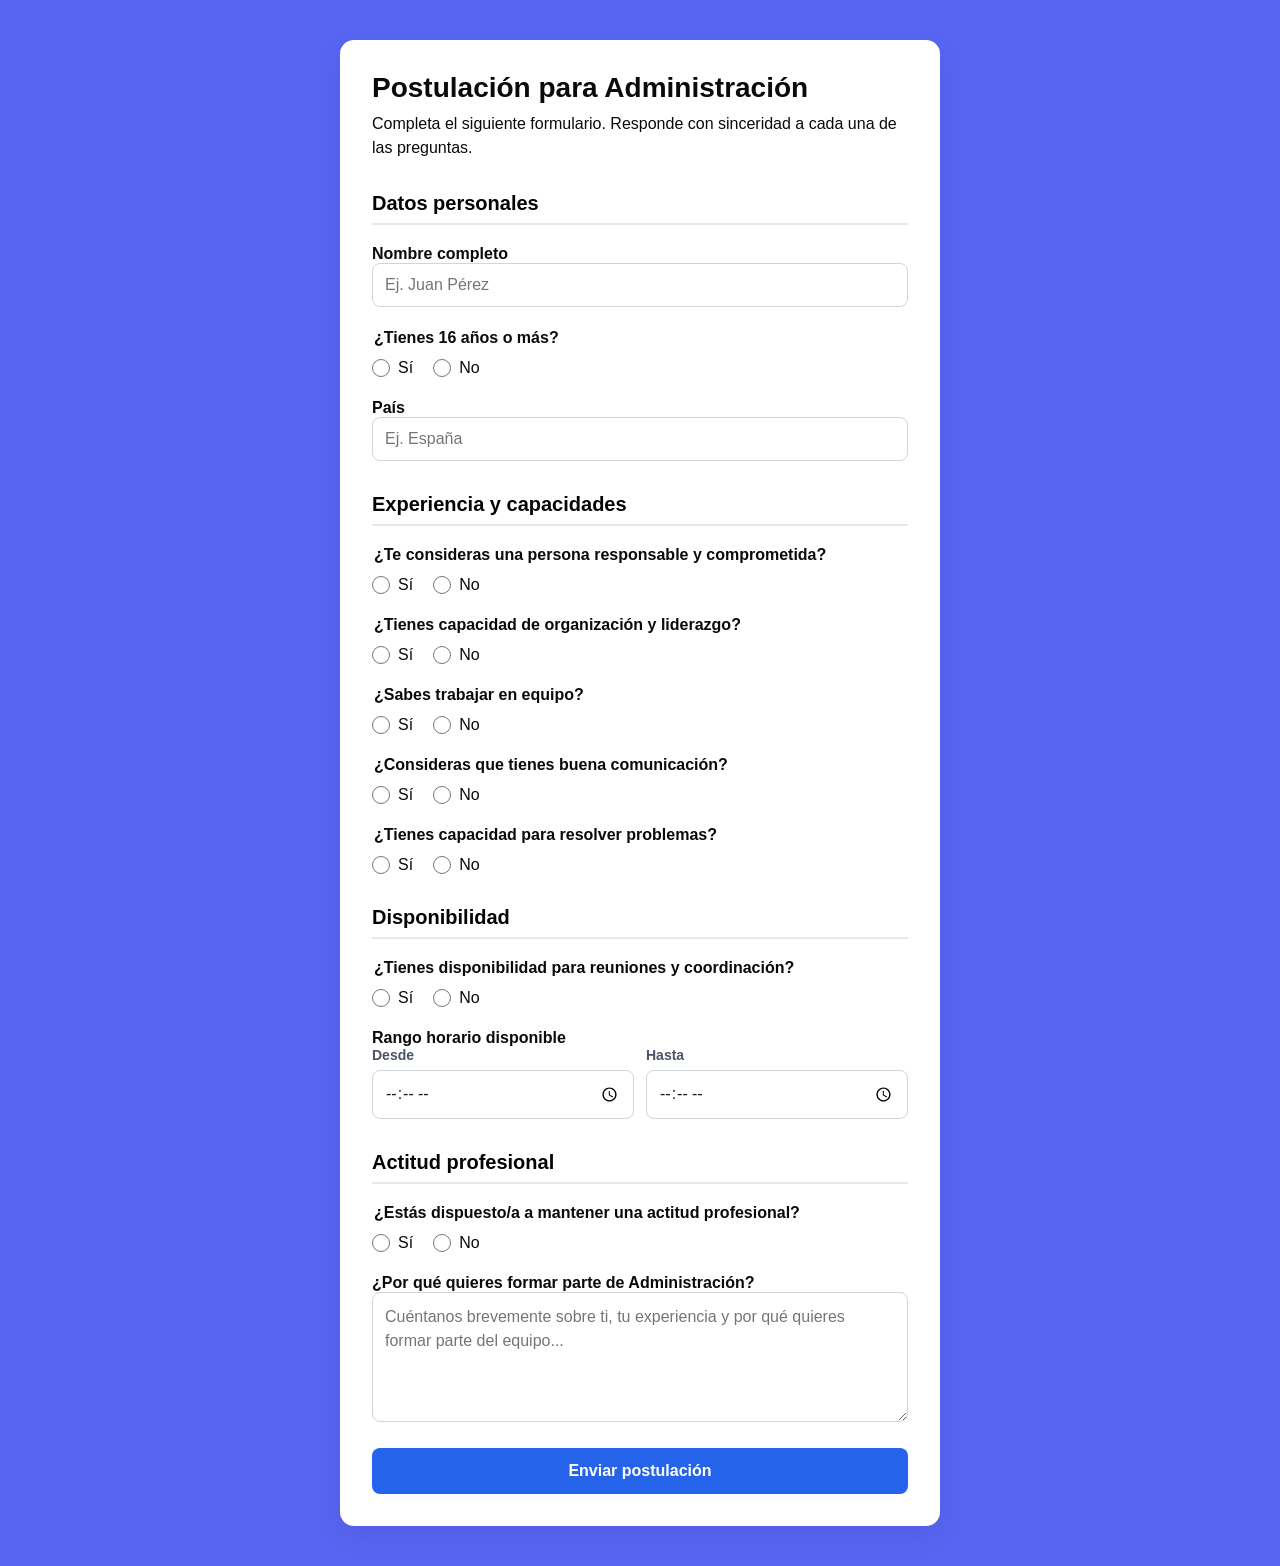
<file: InnovateAcademy/formulario-postulaciones/index.html>
<!DOCTYPE html>
<html lang="es">

<head>
    <meta charset="UTF-8">
    <meta name="viewport" content="width=device-width, initial-scale=1.0">

    <meta name="description" content="Formulario de postulación para Administración">

    <title>Postulación para Administración</title>

    <style>
        * {
            box-sizing: border-box;
        }

        html {
            scroll-behavior: smooth;
        }

        body {
            margin: 0;
            min-height: 100vh;
            padding: 40px 20px;

            font-family: Arial, sans-serif;
            background: #5865f2;
            color: #0a0a0a;
        }

        /* CONTENEDOR */

        .form-container {
            width: 100%;
            max-width: 600px;
            margin: 0 auto;
            padding: 32px;

            background: white;
            border-radius: 14px;
            box-shadow: 0 10px 30px rgba(0, 0, 0, 0.08);
        }

        /* TÍTULO */

        h1 {
            margin: 0 0 8px;
            font-size: 28px;
            color: #0a0a0a;
        }

        .description {
            margin: 0 0 28px;
            color: #0a0a0a;
            line-height: 1.5;
        }

        /* SECCIONES */

        .section-title {
            margin: 32px 0 20px;
            padding-bottom: 8px;

            font-size: 20px;
            color: #030303;

            border-bottom: 2px solid #e5e7eb;
        }

        /* CAMPOS */

        .form-group {
            margin-bottom: 22px;
        }

        label,
        legend {
            font-weight: 600;
        }

        fieldset {
            margin: 0;
            padding: 0;
            border: none;
        }

        legend {
            margin-bottom: 12px;
        }

        input[type="text"],
        input[type="time"],
        textarea {
            width: 100%;
            padding: 12px;

            border: 1px solid #d1d5db;
            border-radius: 8px;

            background: #ffffff;
            color: #111827;

            font: inherit;

            transition:
                border-color 0.2s,
                box-shadow 0.2s;
        }

        input[type="text"]:focus,
        input[type="time"]:focus,
        textarea:focus {
            outline: none;
            border-color: #2563eb;

            box-shadow:
                0 0 0 3px rgba(37, 99, 235, 0.15);
        }

        /* RADIO */

        .radio-group {
            display: flex;
            gap: 20px;
            flex-wrap: wrap;
        }

        .radio-option {
            display: flex;
            align-items: center;
            gap: 8px;

            font-weight: normal;
            cursor: pointer;
        }

        .radio-option input {
            width: 18px;
            height: 18px;
            margin: 0;

            cursor: pointer;
        }

        /* HORARIO */

        .horario {
            display: grid;
            grid-template-columns: 1fr 1fr;
            gap: 12px;
        }

        .horario label {
            display: block;
            margin-bottom: 7px;

            font-size: 14px;
            color: #4b5563;
        }

        /* MENSAJE */

        textarea {
            min-height: 130px;
            resize: vertical;
            line-height: 1.5;
        }

        /* BOTÓN */

        button {
            width: 100%;
            padding: 14px;

            border: none;
            border-radius: 8px;

            background: #2563eb;
            color: #ffffff;

            font: inherit;
            font-weight: 600;

            cursor: pointer;

            transition:
                background 0.2s,
                transform 0.1s;
        }

        button:hover {
            background: #1d4ed8;
        }

        button:active {
            transform: scale(0.98);
        }

        button:focus-visible {
            outline: 3px solid rgba(37, 99, 235, 0.35);
            outline-offset: 2px;
        }

        /* MÓVIL */

        @media (max-width: 480px) {

            body {
                padding: 20px 12px;
            }

            .form-container {
                padding: 24px 20px;
            }

            h1 {
                font-size: 24px;
            }

            .section-title {
                font-size: 18px;
            }

            .horario {
                grid-template-columns: 1fr;
            }

            .radio-group {
                flex-direction: column;
                gap: 12px;
            }
        }
    </style>
</head>

<body>

    <main class="form-container">

        <h1>Postulación para Administración</h1>

        <p class="description">
            Completa el siguiente formulario. Responde con sinceridad
            a cada una de las preguntas.
        </p>


        <form action="#" method="POST">

            <!-- =========================
                 DATOS PERSONALES
            ========================== -->

            <h2 class="section-title">
                Datos personales
            </h2>


            <div class="form-group">

                <label for="nombre">
                    Nombre completo
                </label>

                <input
                    type="text"
                    id="nombre"
                    name="nombre"
                    autocomplete="name"
                    placeholder="Ej. Juan Pérez"
                    required
                >

            </div>


            <div class="form-group">

                <fieldset>

                    <legend>
                        ¿Tienes 16 años o más?
                    </legend>

                    <div class="radio-group">

                        <label class="radio-option">

                            <input
                                type="radio"
                                name="edad"
                                value="si"
                                required
                            >

                            Sí

                        </label>


                        <label class="radio-option">

                            <input
                                type="radio"
                                name="edad"
                                value="no"
                            >

                            No

                        </label>

                    </div>

                </fieldset>

            </div>


            <div class="form-group">

                <label for="pais">
                    País
                </label>

                <input
                    type="text"
                    id="pais"
                    name="pais"
                    autocomplete="country-name"
                    placeholder="Ej. España"
                    required
                >

            </div>


            <!-- =========================
                 EXPERIENCIA Y CAPACIDADES
            ========================== -->

            <h2 class="section-title">
                Experiencia y capacidades
            </h2>


            <div class="form-group">

                <fieldset>

                    <legend>
                        ¿Te consideras una persona responsable y comprometida?
                    </legend>

                    <div class="radio-group">

                        <label class="radio-option">
                            <input
                                type="radio"
                                name="responsabilidad"
                                value="si"
                                required
                            >
                            Sí
                        </label>

                        <label class="radio-option">
                            <input
                                type="radio"
                                name="responsabilidad"
                                value="no"
                            >
                            No
                        </label>

                    </div>

                </fieldset>

            </div>


            <div class="form-group">

                <fieldset>

                    <legend>
                        ¿Tienes capacidad de organización y liderazgo?
                    </legend>

                    <div class="radio-group">

                        <label class="radio-option">
                            <input
                                type="radio"
                                name="liderazgo"
                                value="si"
                                required
                            >
                            Sí
                        </label>

                        <label class="radio-option">
                            <input
                                type="radio"
                                name="liderazgo"
                                value="no"
                            >
                            No
                        </label>

                    </div>

                </fieldset>

            </div>


            <div class="form-group">

                <fieldset>

                    <legend>
                        ¿Sabes trabajar en equipo?
                    </legend>

                    <div class="radio-group">

                        <label class="radio-option">
                            <input
                                type="radio"
                                name="trabajo_equipo"
                                value="si"
                                required
                            >
                            Sí
                        </label>

                        <label class="radio-option">
                            <input
                                type="radio"
                                name="trabajo_equipo"
                                value="no"
                            >
                            No
                        </label>

                    </div>

                </fieldset>

            </div>


            <div class="form-group">

                <fieldset>

                    <legend>
                        ¿Consideras que tienes buena comunicación?
                    </legend>

                    <div class="radio-group">

                        <label class="radio-option">
                            <input
                                type="radio"
                                name="comunicacion"
                                value="si"
                                required
                            >
                            Sí
                        </label>

                        <label class="radio-option">
                            <input
                                type="radio"
                                name="comunicacion"
                                value="no"
                            >
                            No
                        </label>

                    </div>

                </fieldset>

            </div>


            <div class="form-group">

                <fieldset>

                    <legend>
                        ¿Tienes capacidad para resolver problemas?
                    </legend>

                    <div class="radio-group">

                        <label class="radio-option">
                            <input
                                type="radio"
                                name="resolver_problemas"
                                value="si"
                                required
                            >
                            Sí
                        </label>

                        <label class="radio-option">
                            <input
                                type="radio"
                                name="resolver_problemas"
                                value="no"
                            >
                            No
                        </label>

                    </div>

                </fieldset>

            </div>


            <!-- =========================
                 DISPONIBILIDAD
            ========================== -->

            <h2 class="section-title">
                Disponibilidad
            </h2>


            <div class="form-group">

                <fieldset>

                    <legend>
                        ¿Tienes disponibilidad para reuniones y coordinación?
                    </legend>

                    <div class="radio-group">

                        <label class="radio-option">
                            <input
                                type="radio"
                                name="disponibilidad"
                                value="si"
                                required
                            >
                            Sí
                        </label>

                        <label class="radio-option">
                            <input
                                type="radio"
                                name="disponibilidad"
                                value="no"
                            >
                            No
                        </label>

                    </div>

                </fieldset>

            </div>


            <div class="form-group">

                <label>
                    Rango horario disponible
                </label>

                <div class="horario">

                    <div>

                        <label for="hora_inicio">
                            Desde
                        </label>

                        <input
                            type="time"
                            id="hora_inicio"
                            name="hora_inicio"
                            required
                        >

                    </div>


                    <div>

                        <label for="hora_fin">
                            Hasta
                        </label>

                        <input
                            type="time"
                            id="hora_fin"
                            name="hora_fin"
                            required
                        >

                    </div>

                </div>

            </div>


            <!-- =========================
                 ACTITUD PROFESIONAL
            ========================== -->

            <h2 class="section-title">
                Actitud profesional
            </h2>


            <div class="form-group">

                <fieldset>

                    <legend>
                        ¿Estás dispuesto/a a mantener una actitud profesional?
                    </legend>

                    <div class="radio-group">

                        <label class="radio-option">
                            <input
                                type="radio"
                                name="actitud_profesional"
                                value="si"
                                required
                            >
                            Sí
                        </label>

                        <label class="radio-option">
                            <input
                                type="radio"
                                name="actitud_profesional"
                                value="no"
                            >
                            No
                        </label>

                    </div>

                </fieldset>

            </div>


            <!-- =========================
                 MENSAJE
            ========================== -->

            <div class="form-group">

                <label for="mensaje">
                    ¿Por qué quieres formar parte de Administración?
                </label>

                <textarea
                    id="mensaje"
                    name="mensaje"
                    placeholder="Cuéntanos brevemente sobre ti, tu experiencia y por qué quieres formar parte del equipo..."
                    maxlength="1000"
                    required
                ></textarea>

            </div>


            <!-- =========================
                 BOTÓN
            ========================== -->

            <button type="submit">
                Enviar postulación
            </button>

        </form>

    </main>

</body>

</html>
</file>
